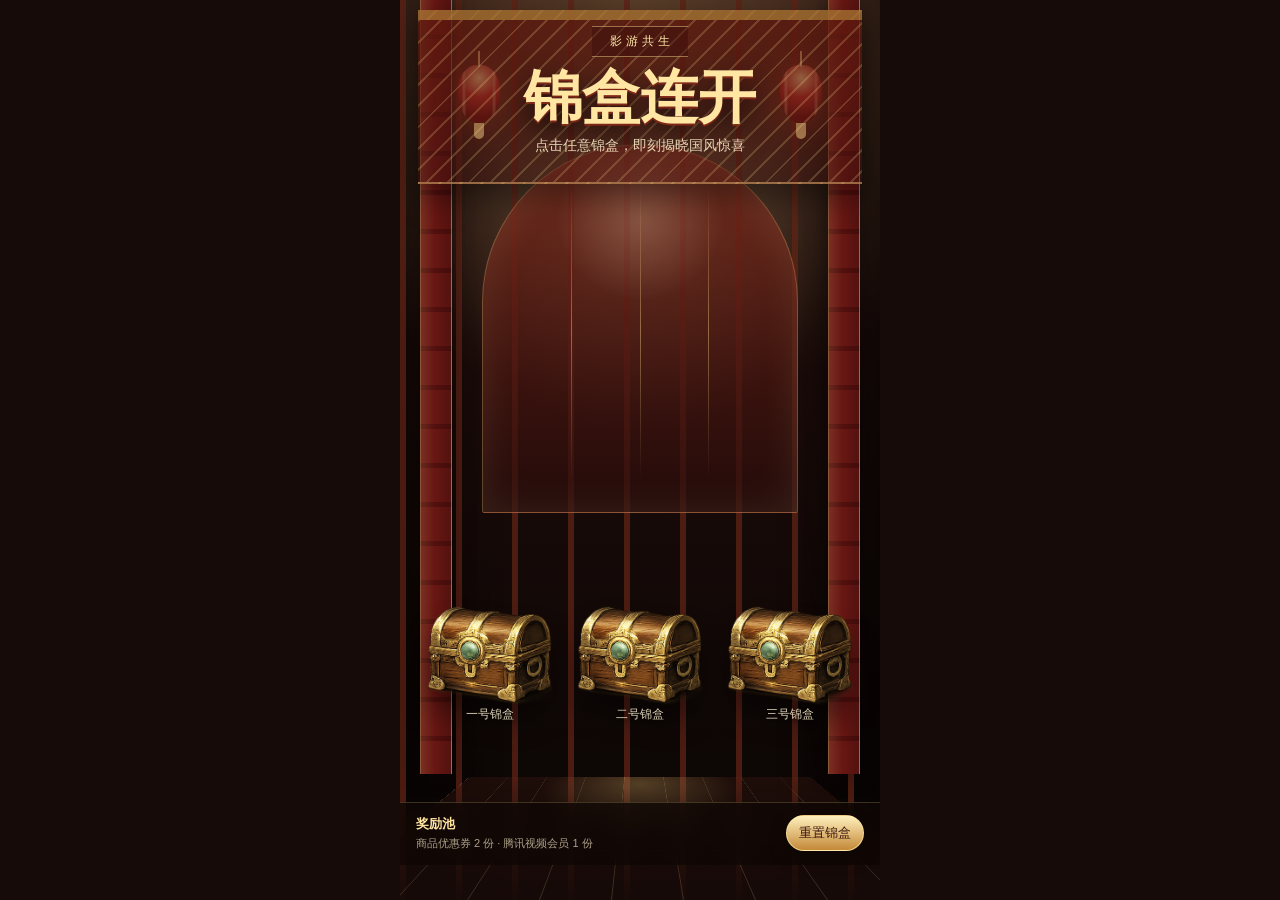
<file: snapshots/3锦盒连开/index.html>
<!doctype html>
<html lang="zh-CN">
  <head>
    <meta charset="UTF-8" />
    <meta name="viewport" content="width=device-width, initial-scale=1, viewport-fit=cover" />
    <meta name="theme-color" content="#190e0b" />
    <title>影游共生 · 锦盒连开</title>
    <link rel="stylesheet" href="./styles.css" />
  </head>
  <body>
    <main class="game-shell" aria-label="影游共生锦盒连开">
      <div class="palace" aria-hidden="true">
        <div class="lantern lantern-left"></div>
        <div class="lantern lantern-right"></div>
        <div class="beam beam-left"></div>
        <div class="beam beam-right"></div>
        <div class="screen">
          <span></span>
          <span></span>
          <span></span>
        </div>
        <div class="floor"></div>
      </div>

      <section class="stage">
        <p class="eyebrow">影游共生</p>
        <h1>锦盒连开</h1>
        <p class="subtitle">点击任意锦盒，即刻揭晓国风惊喜</p>

        <div class="boxes" id="boxes" aria-live="polite"></div>
      </section>

      <section class="reward-ledger" aria-label="奖励池">
        <div>
          <strong>奖励池</strong>
          <span>商品优惠券 2 份 · 腾讯视频会员 1 份</span>
        </div>
        <button type="button" id="resetBtn">重置锦盒</button>
      </section>
    </main>

    <div class="modal" id="rewardModal" aria-hidden="true">
      <div class="modal-scrim" data-close></div>
      <article class="modal-card" role="dialog" aria-modal="true" aria-labelledby="rewardTitle">
        <button class="modal-close" type="button" aria-label="关闭" data-close>×</button>
        <div class="brand-strip" id="modalBrand"></div>
        <div class="reward-seal" id="rewardSeal"></div>
        <p class="modal-kicker" id="rewardTier"></p>
        <h2 id="rewardTitle"></h2>
        <p id="rewardDesc"></p>
        <button class="claim-btn" type="button" data-close>收入锦囊</button>
        <button class="use-btn" id="useRewardBtn" type="button" hidden>立即使用</button>
      </article>
    </div>
    <div class="role-score-toast" id="roleScoreToast" aria-live="polite"></div>

    <script src="./app.js"></script>
    <script>
      (function () {
        const bgm = new Audio("../../demosource2-assets/bgm.mp3");
        bgm.loop = true;
        bgm.volume = 0;
        let started = false;
        let frame = null;

        function fadeIn() {
          if (frame) cancelAnimationFrame(frame);
          const targetVolume = 0.36;
          const duration = 1800;
          const start = performance.now();

          function step(now) {
            const progress = Math.min(1, (now - start) / duration);
            bgm.volume = targetVolume * progress;
            if (progress < 1) frame = requestAnimationFrame(step);
          }

          frame = requestAnimationFrame(step);
        }

        function startBgm() {
          if (started) return;
          started = true;
          bgm.play().then(fadeIn).catch(() => {
            started = false;
          });
        }

        window.stopInteractiveBgm = function () {
          if (frame) cancelAnimationFrame(frame);
          bgm.pause();
          bgm.currentTime = 0;
        };

        window.addEventListener("load", startBgm);
        document.addEventListener("pointerdown", startBgm, { once: true });
        document.addEventListener("keydown", startBgm, { once: true });
      })();
    </script>
  </body>
</html>
</file>
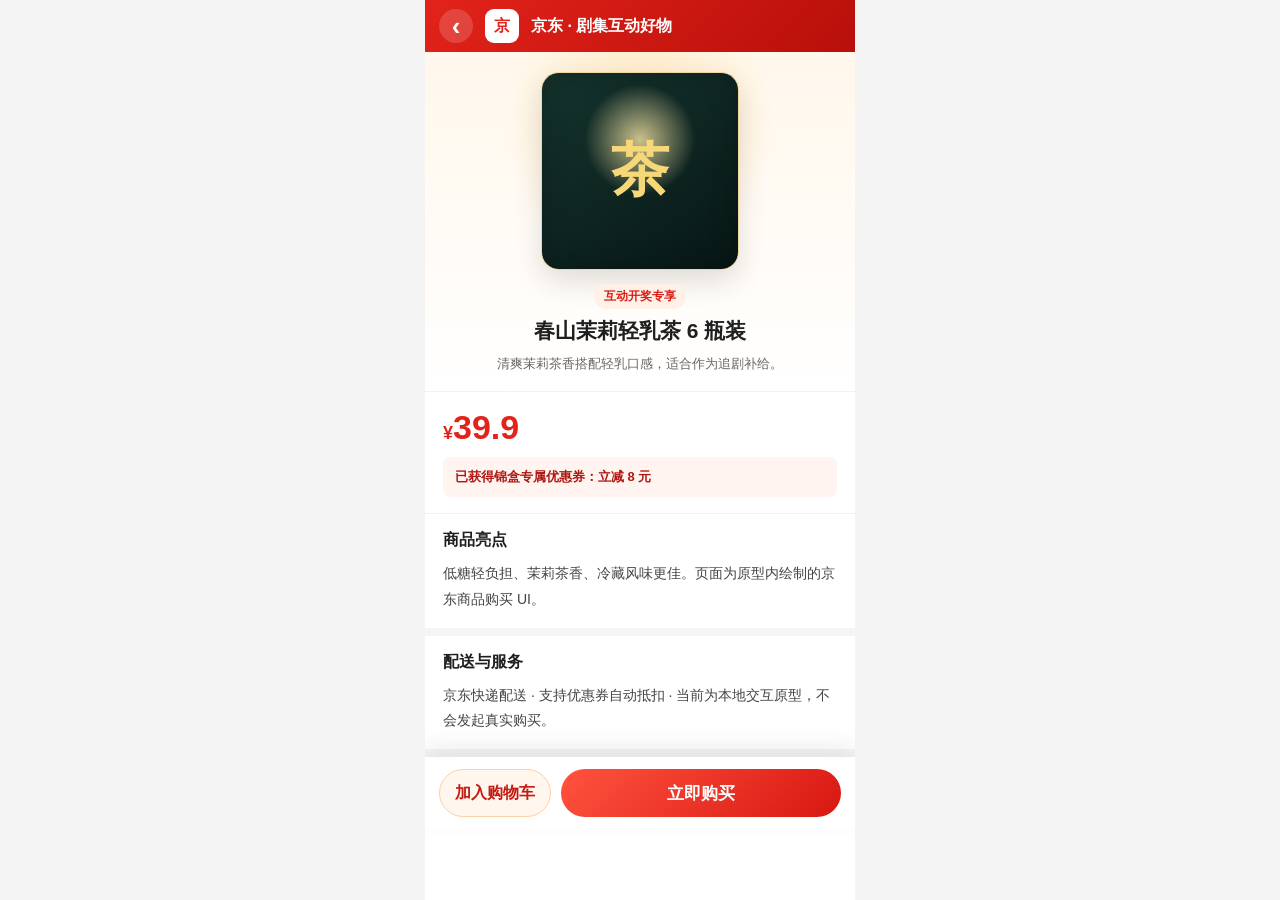
<file: jd_product.html>
<!doctype html>
<html lang="zh-CN">
  <head>
    <meta charset="UTF-8" />
    <meta name="viewport" content="width=device-width, initial-scale=1, viewport-fit=cover" />
    <title>京东商品购买页</title>
    <style>
      * {
        box-sizing: border-box;
      }

      body {
        min-height: 100svh;
        margin: 0;
        display: flex;
        justify-content: center;
        background: #f4f4f4;
        color: #1f1f1f;
        font-family: "PingFang SC", "Microsoft YaHei", sans-serif;
      }

      button {
        font: inherit;
      }

      .phone {
        position: relative;
        width: min(100%, 430px);
        min-height: 100svh;
        overflow: hidden;
        background: #fff;
      }

      .topbar {
        height: 52px;
        display: flex;
        align-items: center;
        gap: 12px;
        padding: max(6px, env(safe-area-inset-top)) 14px 6px;
        color: #fff;
        background: linear-gradient(135deg, #e2231a, #b80f0a);
        font-weight: 800;
      }

      .back-btn {
        width: 34px;
        height: 34px;
        border: 0;
        border-radius: 50%;
        color: #fff;
        background: rgba(255, 255, 255, 0.16);
        font-size: 26px;
        line-height: 1;
      }

      .logo {
        width: 34px;
        height: 34px;
        border-radius: 9px;
        display: grid;
        place-items: center;
        background: #fff;
        color: #e2231a;
        font-weight: 900;
      }

      .hero {
        padding: 20px 18px 16px;
        text-align: center;
        background:
          radial-gradient(circle at 50% 22%, rgba(255, 226, 174, 0.88), transparent 40%),
          linear-gradient(180deg, #fff7eb, #fff);
      }

      .product-image {
        width: 198px;
        height: 198px;
        margin: 0 auto 14px;
        border-radius: 18px;
        border: 1px solid #f0d6a0;
        display: grid;
        place-items: center;
        color: #f7d878;
        background:
          radial-gradient(circle at 50% 34%, rgba(255, 235, 170, 0.78), transparent 34%),
          linear-gradient(145deg, #15342e, #071715);
        box-shadow: inset 0 0 28px rgba(0, 0, 0, 0.24), 0 12px 28px rgba(0, 0, 0, 0.12);
        font-family: "STKaiti", "KaiTi", serif;
        font-size: 58px;
        font-weight: 900;
      }

      .badge {
        display: inline-block;
        margin-bottom: 8px;
        padding: 4px 10px;
        border-radius: 999px;
        color: #d71f16;
        background: #fff1e8;
        font-size: 12px;
        font-weight: 800;
      }

      h1 {
        margin: 0 0 8px;
        font-size: 21px;
        line-height: 1.35;
      }

      .desc {
        margin: 0 auto;
        max-width: 310px;
        color: #666;
        font-size: 13px;
        line-height: 1.7;
      }

      .price-box {
        padding: 16px 18px;
        border-top: 1px solid #f2f2f2;
        border-bottom: 1px solid #f2f2f2;
      }

      .price {
        color: #e2231a;
        font-size: 34px;
        font-weight: 900;
      }

      .price small {
        font-size: 18px;
      }

      .coupon {
        margin-top: 10px;
        padding: 11px 12px;
        border-radius: 8px;
        color: #b01813;
        background: #fff4ef;
        font-size: 13px;
        font-weight: 800;
      }

      .section {
        padding: 16px 18px;
        border-bottom: 8px solid #f5f5f5;
      }

      .section h2 {
        margin: 0 0 10px;
        font-size: 16px;
      }

      .section p {
        margin: 0;
        color: #444;
        font-size: 14px;
        line-height: 1.8;
      }

      .buy-bar {
        position: sticky;
        bottom: 0;
        display: flex;
        gap: 10px;
        padding: 12px 14px max(12px, env(safe-area-inset-bottom));
        background: rgba(255, 255, 255, 0.96);
        box-shadow: 0 -10px 24px rgba(0, 0, 0, 0.08);
      }

      .cart-btn,
      .buy-btn {
        min-height: 48px;
        border-radius: 999px;
        font-weight: 900;
      }

      .cart-btn {
        width: 112px;
        border: 1px solid #ffd0a6;
        color: #c51a12;
        background: #fff6ed;
      }

      .buy-btn {
        flex: 1;
        border: 0;
        color: #fff;
        background: linear-gradient(135deg, #ff533f, #d81711);
        font-size: 17px;
      }
    </style>
  </head>
  <body>
    <main class="phone">
      <header class="topbar">
        <button class="back-btn" type="button" aria-label="返回">‹</button>
        <div class="logo">京</div>
        <div>京东 · 剧集互动好物</div>
      </header>

      <section class="hero">
        <div class="product-image" id="productImage">茶</div>
        <span class="badge">互动开奖专享</span>
        <h1 id="productTitle">春山茉莉轻乳茶 6 瓶装</h1>
        <p class="desc" id="productDesc">清爽茉莉茶香搭配轻乳口感，适合作为追剧补给。</p>
      </section>

      <section class="price-box">
        <div class="price"><small>¥</small><span id="productPrice">39.9</span></div>
        <div class="coupon" id="productCoupon">已获得锦盒专属优惠券：立减 8 元</div>
      </section>

      <section class="section">
        <h2>商品亮点</h2>
        <p id="productHighlights">低糖轻负担、茉莉茶香、冷藏风味更佳。页面为原型内绘制的京东商品购买 UI。</p>
      </section>

      <section class="section">
        <h2>配送与服务</h2>
        <p>京东快递配送 · 支持优惠券自动抵扣 · 当前为本地交互原型，不会发起真实购买。</p>
      </section>

      <div class="buy-bar">
        <button class="cart-btn" type="button">加入购物车</button>
        <button class="buy-btn" type="button">立即购买</button>
      </div>
    </main>

    <script>
      const products = {
        tea: {
          mark: "茶",
          title: "春山茉莉轻乳茶 6 瓶装",
          desc: "清爽茉莉茶香搭配轻乳口感，适合作为追剧补给。",
          price: "39.9",
          coupon: "已获得锦盒专属优惠券：立减 8 元",
          highlights: "低糖轻负担、茉莉茶香、冷藏风味更佳。页面为原型内绘制的京东商品购买 UI。",
        },
        badge: {
          mark: "徽",
          title: "《影游共生》联名徽章立牌套装",
          desc: "剧集限定视觉周边，含角色徽章、桌面立牌与收藏卡。",
          price: "69.0",
          coupon: "已获得锦盒专属优惠券：立减 15 元",
          highlights: "金属徽章质感、亚克力立牌、限定收藏卡。适合粉丝收藏与桌搭展示。",
        },
      };

      const item = new URLSearchParams(window.location.search).get("item");
      const product = products[item] || products.tea;

      document.querySelector("#productImage").textContent = product.mark;
      document.querySelector("#productTitle").textContent = product.title;
      document.querySelector("#productDesc").textContent = product.desc;
      document.querySelector("#productPrice").textContent = product.price;
      document.querySelector("#productCoupon").textContent = product.coupon;
      document.querySelector("#productHighlights").textContent = product.highlights;

      document.querySelector(".back-btn").addEventListener("click", () => {
        window.location.href = "./index.html";
      });
    </script>
  </body>
</html>
</file>
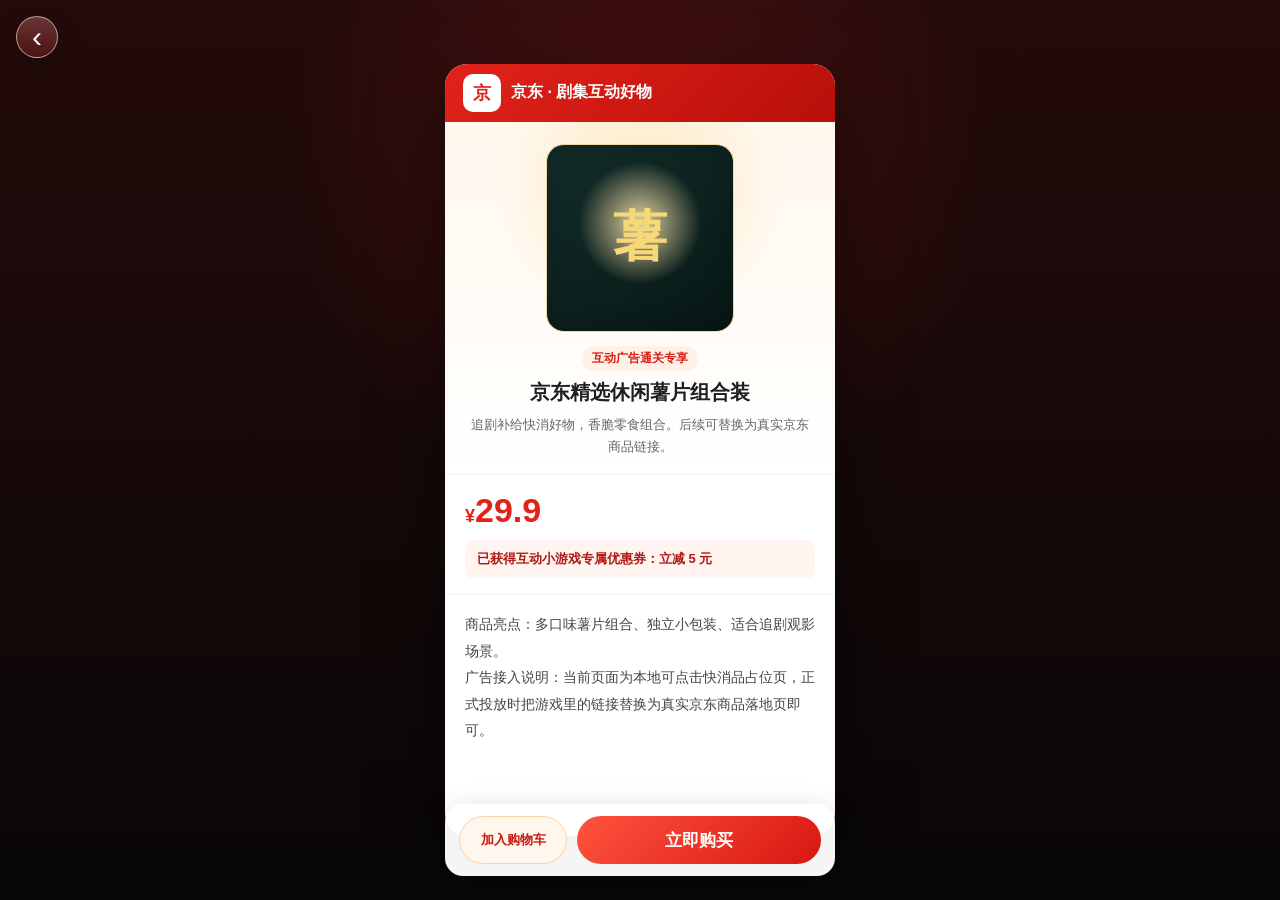
<file: 1马车游戏/jd_product.html>
<!DOCTYPE html>
<html lang="zh-CN">
<head>
    <meta charset="UTF-8">
    <meta name="viewport" content="width=device-width, initial-scale=1.0">
    <title>京东商品购买页</title>
    <style>
        * {
            box-sizing: border-box;
            margin: 0;
            padding: 0;
        }

        body {
            min-height: 100vh;
            display: flex;
            align-items: center;
            justify-content: center;
            padding: 24px;
            background:
                radial-gradient(circle at 50% 18%, rgba(202, 35, 35, 0.24), transparent 36%),
                linear-gradient(180deg, #250b0b 0%, #090707 100%);
            font-family: "PingFang SC", "Microsoft YaHei", sans-serif;
            color: #fff;
        }

        .phone {
            width: min(390px, 100%);
            min-height: 640px;
            border-radius: 22px;
            overflow: hidden;
            background: #fff;
            color: #1f1f1f;
            box-shadow: 0 24px 70px rgba(0, 0, 0, 0.5);
        }

        .backBtn {
            position: fixed;
            top: 16px;
            left: 16px;
            z-index: 30;
            width: 42px;
            height: 42px;
            border: 1px solid rgba(255, 255, 255, 0.56);
            border-radius: 50%;
            background:
                linear-gradient(180deg, rgba(255, 255, 255, 0.18), rgba(255, 255, 255, 0.04)),
                rgba(80, 10, 8, 0.78);
            color: #fff;
            font-size: 30px;
            line-height: 36px;
            font-weight: 300;
            cursor: pointer;
            box-shadow: 0 10px 24px rgba(0, 0, 0, 0.26);
            backdrop-filter: blur(8px);
        }

        .topbar {
            height: 58px;
            display: flex;
            align-items: center;
            gap: 10px;
            padding: 0 18px;
            background: linear-gradient(135deg, #e2231a, #b80f0a);
            color: #fff;
            font-weight: 800;
        }

        .logo {
            width: 38px;
            height: 38px;
            border-radius: 10px;
            display: grid;
            place-items: center;
            background: #fff;
            color: #e2231a;
            font-size: 18px;
            font-weight: 900;
        }

        .productHero {
            padding: 22px 20px 16px;
            background:
                radial-gradient(circle at 50% 20%, rgba(255, 231, 190, 0.95), transparent 42%),
                linear-gradient(180deg, #fff8ed, #fff);
            text-align: center;
        }

        .productImage {
            width: 188px;
            height: 188px;
            margin: 0 auto 14px;
            border-radius: 18px;
            border: 1px solid #f0d6a0;
            background:
                radial-gradient(circle at 50% 42%, rgba(255, 233, 176, 0.88), transparent 43%),
                linear-gradient(145deg, #132e2a, #071715);
            display: grid;
            place-items: center;
            color: #f7d878;
            font-family: "STKaiti", "KaiTi", serif;
            font-size: 54px;
            font-weight: 900;
            box-shadow: inset 0 0 28px rgba(0, 0, 0, 0.22);
        }

        .badge {
            display: inline-block;
            margin-bottom: 8px;
            padding: 4px 10px;
            border-radius: 999px;
            background: #fff1e8;
            color: #d71f16;
            font-size: 12px;
            font-weight: 800;
        }

        h1 {
            font-size: 20px;
            line-height: 1.35;
            margin-bottom: 8px;
        }

        .desc {
            color: #666;
            font-size: 13px;
            line-height: 1.7;
        }

        .priceBox {
            padding: 16px 20px;
            border-top: 1px solid #f2f2f2;
            border-bottom: 1px solid #f2f2f2;
            background: #fff;
        }

        .price {
            color: #e2231a;
            font-size: 34px;
            font-weight: 900;
        }

        .price small {
            font-size: 18px;
        }

        .coupon {
            margin-top: 10px;
            padding: 10px 12px;
            border-radius: 8px;
            background: #fff4ef;
            color: #b01813;
            font-size: 13px;
            font-weight: 700;
        }

        .details {
            padding: 16px 20px 92px;
            color: #444;
            font-size: 14px;
            line-height: 1.9;
        }

        .buyBar {
            position: fixed;
            left: 50%;
            bottom: 24px;
            width: min(390px, calc(100% - 48px));
            transform: translateX(-50%);
            padding: 12px 14px;
            background: rgba(255, 255, 255, 0.96);
            border-radius: 18px;
            box-shadow: 0 12px 34px rgba(0, 0, 0, 0.22);
            display: flex;
            gap: 10px;
        }

        .buyBtn {
            flex: 1;
            min-height: 48px;
            border: 0;
            border-radius: 999px;
            background: linear-gradient(135deg, #ff533f, #d81711);
            color: #fff;
            font-size: 17px;
            font-weight: 900;
            cursor: pointer;
        }

        .cartBtn {
            width: 108px;
            min-height: 48px;
            border: 1px solid #ffd0a6;
            border-radius: 999px;
            background: #fff6ed;
            color: #c51a12;
            font-weight: 900;
        }
    </style>
</head>
<body>
    <button class="backBtn" type="button" onclick="goBackToGame()" aria-label="返回">‹</button>
    <main class="phone">
        <div class="topbar">
            <div class="logo">京</div>
            <div>京东 · 剧集互动好物</div>
        </div>
        <section class="productHero">
            <div class="productImage">薯</div>
            <span class="badge">互动广告通关专享</span>
            <h1>京东精选休闲薯片组合装</h1>
            <p class="desc">追剧补给快消好物，香脆零食组合。后续可替换为真实京东商品链接。</p>
        </section>
        <section class="priceBox">
            <div class="price"><small>¥</small>29.9</div>
            <div class="coupon">已获得互动小游戏专属优惠券：立减 5 元</div>
        </section>
        <section class="details">
            <p>商品亮点：多口味薯片组合、独立小包装、适合追剧观影场景。</p>
            <p>广告接入说明：当前页面为本地可点击快消品占位页，正式投放时把游戏里的链接替换为真实京东商品落地页即可。</p>
        </section>
    </main>
    <div class="buyBar">
        <button class="cartBtn">加入购物车</button>
        <button class="buyBtn">立即购买</button>
    </div>
    <script>
        function goBackToGame() {
            if (window.history.length > 1) {
                window.history.back();
                return;
            }
            window.location.href = 'escort_game.html';
        }
    </script>
</body>
</html>
</file>
<file: snapshots/3锦盒连开/styles.css>
:root {
  --ink: #20100c;
  --lacquer: #7d1813;
  --lacquer-dark: #4f0d0b;
  --gold: #f7d98a;
  --old-gold: #af7a34;
  --jade: #4a8173;
  --paper: #fff1cf;
  --shadow: rgba(14, 6, 4, 0.55);
  font-family: "Songti SC", "STSong", "Noto Serif SC", "Microsoft YaHei", serif;
}

* {
  box-sizing: border-box;
}

html,
body {
  min-height: 100%;
}

body {
  margin: 0;
  color: var(--paper);
  background: #170b09;
  overflow-x: hidden;
}

button {
  font: inherit;
}

.game-shell {
  position: relative;
  min-height: 100svh;
  width: 100%;
  max-width: 480px;
  margin: 0 auto;
  isolation: isolate;
  overflow: hidden;
  background:
    radial-gradient(circle at 50% 26%, rgba(255, 227, 160, 0.22), transparent 28%),
    linear-gradient(180deg, #2a1110 0%, #160a08 58%, #080504 100%);
}

.palace,
.stage,
.reward-ledger {
  position: relative;
  z-index: 1;
}

.palace {
  position: absolute;
  inset: 0;
  z-index: 0;
  pointer-events: none;
}

.palace::before {
  content: "";
  position: absolute;
  inset: 0;
  background:
    linear-gradient(90deg, rgba(98, 36, 22, 0.8) 0 6px, transparent 6px 14px) 0 0 / 56px 100%,
    radial-gradient(circle at 50% 0, rgba(255, 218, 126, 0.24), transparent 44%),
    linear-gradient(90deg, rgba(0, 0, 0, 0.42), transparent 22%, transparent 78%, rgba(0, 0, 0, 0.46));
  opacity: 0.92;
}

.palace::after {
  content: "";
  position: absolute;
  inset: 10px 18px auto;
  height: 18svh;
  border-top: 10px solid rgba(175, 122, 52, 0.72);
  border-bottom: 2px solid rgba(247, 217, 138, 0.42);
  background:
    repeating-linear-gradient(135deg, rgba(247, 217, 138, 0.2) 0 2px, transparent 2px 15px),
    linear-gradient(180deg, rgba(93, 24, 14, 0.78), rgba(61, 15, 13, 0.4));
  box-shadow: 0 12px 30px rgba(0, 0, 0, 0.42);
}

.beam {
  position: absolute;
  top: 0;
  bottom: 14svh;
  width: 32px;
  background:
    linear-gradient(90deg, rgba(255, 221, 142, 0.12), transparent 45%, rgba(0, 0, 0, 0.2)),
    repeating-linear-gradient(180deg, #681713 0 34px, #53100e 34px 39px);
  border-inline: 1px solid rgba(247, 217, 138, 0.35);
  box-shadow: 0 0 22px rgba(0, 0, 0, 0.38);
}

.beam-left {
  left: 20px;
}

.beam-right {
  right: 20px;
}

.screen {
  position: absolute;
  left: 17%;
  right: 17%;
  top: 16svh;
  height: 41svh;
  border: 1px solid rgba(247, 217, 138, 0.28);
  border-radius: 999px 999px 16px 16px;
  background:
    radial-gradient(circle at 50% 20%, rgba(255, 241, 207, 0.2), transparent 25%),
    linear-gradient(180deg, rgba(126, 38, 25, 0.72), rgba(40, 12, 11, 0.7));
  box-shadow: inset 0 0 40px rgba(255, 224, 157, 0.12);
}

.screen span {
  position: absolute;
  width: 1px;
  top: 10%;
  bottom: 9%;
  background: linear-gradient(transparent, rgba(247, 217, 138, 0.42), transparent);
}

.screen span:nth-child(1) {
  left: 28%;
}

.screen span:nth-child(2) {
  left: 50%;
}

.screen span:nth-child(3) {
  right: 28%;
}

.lantern {
  position: absolute;
  top: 7.2svh;
  width: 42px;
  height: 58px;
  border-radius: 46% 46% 52% 52%;
  background:
    linear-gradient(90deg, transparent 8%, rgba(255, 236, 176, 0.4) 14%, transparent 20% 80%, rgba(255, 236, 176, 0.36) 86%, transparent 92%),
    radial-gradient(circle at 50% 22%, #ffe09a, #bd3328 38%, #671411 78%);
  box-shadow: 0 0 34px rgba(244, 82, 44, 0.45);
}

.lantern::before,
.lantern::after {
  content: "";
  position: absolute;
  left: 50%;
  transform: translateX(-50%);
  background: var(--gold);
}

.lantern::before {
  top: -14px;
  width: 2px;
  height: 16px;
}

.lantern::after {
  bottom: -16px;
  width: 10px;
  height: 16px;
  border-radius: 0 0 999px 999px;
}

.lantern-left {
  left: 58px;
}

.lantern-right {
  right: 58px;
}

.floor {
  position: absolute;
  inset: auto -16% 0;
  height: 34svh;
  background:
    radial-gradient(ellipse at 50% 10%, rgba(255, 218, 126, 0.24), transparent 38%),
    repeating-linear-gradient(90deg, rgba(255, 231, 159, 0.16) 0 1px, transparent 1px 72px),
    linear-gradient(180deg, rgba(99, 39, 24, 0.2), rgba(22, 9, 7, 0.96));
  transform: perspective(240px) rotateX(42deg);
  transform-origin: bottom;
}

.stage {
  min-height: calc(100svh - 98px);
  display: flex;
  flex-direction: column;
  align-items: center;
  padding: max(26px, env(safe-area-inset-top)) 18px 16px;
}

.eyebrow {
  margin: 0;
  padding: 6px 14px;
  color: #ffe8a8;
  font-size: 12px;
  letter-spacing: 4px;
  text-indent: 4px;
  border-block: 1px solid rgba(247, 217, 138, 0.48);
  background: rgba(57, 15, 12, 0.46);
}

h1 {
  margin: 12px 0 0;
  font-size: clamp(38px, 12vw, 58px);
  line-height: 1;
  letter-spacing: 0;
  color: #ffe6a3;
  text-shadow: 0 2px 0 #7e2717, 0 12px 28px rgba(0, 0, 0, 0.72);
}

.subtitle {
  margin: 10px 0 0;
  font-size: 14px;
  color: rgba(255, 241, 207, 0.86);
}

.boxes {
  width: 100%;
  margin-top: auto;
  margin-bottom: 4svh;
  display: grid;
  grid-template-columns: repeat(3, minmax(0, 1fr));
  gap: 10px;
  align-items: end;
  padding: 0 2px;
}

.box-button {
  appearance: none;
  position: relative;
  min-width: 0;
  min-height: 182px;
  padding: 0;
  border: 0;
  color: inherit;
  background: transparent;
  cursor: pointer;
  -webkit-tap-highlight-color: transparent;
  transform: translateY(0);
  transition: transform 180ms ease, filter 180ms ease;
}

.box-button:active {
  transform: translateY(3px) scale(0.98);
}

.box-button.opened {
  cursor: default;
  filter: saturate(0.84);
}

.box-button.locked {
  cursor: default;
  filter: grayscale(0.42) brightness(0.68);
  opacity: 0.58;
  pointer-events: none;
}

.box-art {
  position: absolute;
  left: 50%;
  bottom: 18px;
  width: min(128px, 31vw);
  aspect-ratio: 294 / 229;
  filter: drop-shadow(0 20px 14px rgba(0, 0, 0, 0.42));
  transform: translateX(-50%) translateY(0) scale(1);
  transform-origin: 50% 82%;
  transition: transform 220ms cubic-bezier(0.18, 0.85, 0.19, 1.16), filter 220ms ease;
}

.chest-skin {
  position: absolute;
  inset: 0;
  background: url("./assets/chest_open_full.png") center bottom / contain no-repeat;
  transition: opacity 180ms ease, transform 520ms cubic-bezier(0.18, 0.85, 0.19, 1.16);
}

.box-button.opened .box-art {
  width: min(132px, 32vw);
  aspect-ratio: 305 / 289;
}

.box-button.opened .chest-skin {
  background-image: url("./assets/chest_open_half.png");
  transform: translateY(-9px);
}

@media (hover: hover) and (pointer: fine) {
  .box-button:not(.opened):not(.locked):hover {
    z-index: 2;
  }

  .box-button:not(.opened):not(.locked):hover .box-art {
    filter: drop-shadow(0 26px 18px rgba(0, 0, 0, 0.5));
    transform: translateX(-50%) translateY(-8px) scale(1.08);
  }
}

.box-button:not(.opened):not(.locked):focus-visible {
  outline: 2px solid rgba(255, 231, 159, 0.9);
  outline-offset: 4px;
  border-radius: 12px;
  z-index: 2;
}

.box-button:not(.opened):not(.locked):focus-visible .box-art {
  filter: drop-shadow(0 26px 18px rgba(0, 0, 0, 0.5));
  transform: translateX(-50%) translateY(-8px) scale(1.08);
}

.prize-glow {
  position: absolute;
  left: 50%;
  bottom: 56%;
  width: 70px;
  height: 70px;
  border-radius: 999px;
  background: radial-gradient(circle, rgba(255, 234, 154, 0.9), rgba(255, 128, 70, 0.28) 44%, transparent 68%);
  opacity: 0;
  transform: translate(-50%, 18px) scale(0.72);
  transition: opacity 360ms ease, transform 520ms cubic-bezier(0.18, 0.85, 0.19, 1.16);
}

.box-button.opened .prize-glow {
  opacity: 1;
  transform: translate(-50%, -18px) scale(1);
}

.box-caption {
  position: absolute;
  left: 6px;
  right: 6px;
  bottom: -3px;
  min-height: 24px;
  display: grid;
  place-items: center;
  color: rgba(255, 242, 211, 0.88);
  font-size: 12px;
  text-shadow: 0 1px 6px #000;
}

.reward-ledger {
  display: flex;
  align-items: center;
  justify-content: space-between;
  gap: 12px;
  padding: 12px 16px max(14px, env(safe-area-inset-bottom));
  border-top: 1px solid rgba(247, 217, 138, 0.2);
  background: rgba(15, 7, 5, 0.72);
  backdrop-filter: blur(12px);
}

.reward-ledger div {
  min-width: 0;
}

.reward-ledger strong,
.reward-ledger span {
  display: block;
}

.reward-ledger strong {
  color: #ffe4a2;
  font-size: 13px;
}

.reward-ledger span {
  margin-top: 3px;
  max-width: 230px;
  overflow: hidden;
  color: rgba(255, 241, 207, 0.66);
  font: 11px/1.35 "Microsoft YaHei", sans-serif;
  text-overflow: ellipsis;
  white-space: nowrap;
}

#resetBtn,
.claim-btn,
.use-btn {
  border: 1px solid rgba(255, 231, 159, 0.72);
  color: #3a170e;
  background: linear-gradient(180deg, #fff0bd, #c48938);
  box-shadow: 0 8px 18px rgba(0, 0, 0, 0.28);
}

#resetBtn {
  flex: 0 0 auto;
  min-height: 36px;
  padding: 0 12px;
  border-radius: 999px;
  font-size: 13px;
}

.modal {
  position: fixed;
  inset: 0;
  z-index: 10;
  display: grid;
  place-items: center;
  padding: 20px;
  opacity: 0;
  pointer-events: none;
  transition: opacity 240ms ease;
}

.modal.show {
  opacity: 1;
  pointer-events: auto;
}

.role-score-toast {
  position: fixed;
  top: 18px;
  right: 18px;
  z-index: 20;
  display: none;
  min-width: 188px;
  padding: 10px 12px;
  border: 1px solid rgba(247, 217, 138, 0.58);
  border-radius: 8px;
  color: #ffe7a3;
  background: rgba(32, 12, 8, 0.92);
  box-shadow: 0 10px 26px rgba(0, 0, 0, 0.4), inset 0 0 16px rgba(255, 216, 117, 0.08);
  font: 13px/1.5 "Microsoft YaHei", sans-serif;
  text-align: left;
}

.role-score-toast.visible {
  display: block;
}

.role-score-toast strong {
  color: #ffd875;
}

.modal-scrim {
  position: absolute;
  inset: 0;
  background: rgba(7, 3, 2, 0.72);
  backdrop-filter: blur(8px);
}

.modal-card {
  position: relative;
  width: min(100%, 352px);
  min-height: 432px;
  padding: 24px 22px 22px;
  text-align: center;
  color: #38160d;
  border: 2px solid rgba(255, 231, 159, 0.78);
  border-radius: 8px;
  background:
    radial-gradient(circle at 50% 0, rgba(255, 255, 255, 0.72), transparent 31%),
    repeating-linear-gradient(135deg, rgba(158, 54, 31, 0.06) 0 2px, transparent 2px 15px),
    linear-gradient(180deg, #fff2ce, #e1b66a 72%, #bd7c35);
  box-shadow: 0 28px 80px rgba(0, 0, 0, 0.58);
  transform: translateY(18px) scale(0.94);
  transition: transform 280ms cubic-bezier(0.18, 0.85, 0.19, 1.16);
}

.modal.show .modal-card {
  transform: translateY(0) scale(1);
}

.modal-card::before {
  content: "";
  position: absolute;
  inset: 10px;
  border: 1px solid rgba(98, 31, 17, 0.22);
  border-radius: 5px;
  pointer-events: none;
}

.modal-close {
  position: absolute;
  top: 8px;
  right: 9px;
  z-index: 2;
  width: 32px;
  height: 32px;
  border: 0;
  border-radius: 999px;
  color: #5f1a11;
  background: rgba(255, 247, 221, 0.52);
  font-size: 22px;
  line-height: 1;
}

.brand-strip {
  position: relative;
  z-index: 1;
  display: inline-flex;
  align-items: center;
  justify-content: center;
  gap: 9px;
  min-height: 54px;
  min-width: 194px;
  padding: 8px 16px;
  border-radius: 999px;
  color: #fff5d6;
  background: linear-gradient(90deg, #58100d, #9a271a, #58100d);
  border: 1px solid rgba(255, 224, 150, 0.66);
}

.brand-icon {
  display: grid;
  place-items: center;
  width: 34px;
  height: 34px;
  border-radius: 999px;
  color: #421307;
  background: #ffe59e;
  font: 700 16px/1 "Microsoft YaHei", sans-serif;
}

.brand-copy {
  text-align: left;
  font-family: "Microsoft YaHei", sans-serif;
  font-size: 12px;
  line-height: 1.2;
}

.brand-copy strong {
  display: block;
  font-size: 14px;
}

.reward-seal {
  position: relative;
  z-index: 1;
  width: 112px;
  height: 112px;
  margin: 28px auto 14px;
  display: grid;
  place-items: center;
  border-radius: 999px;
  color: #fff4cd;
  background:
    radial-gradient(circle at 50% 35%, rgba(255, 232, 157, 0.58), transparent 30%),
    conic-gradient(from 0deg, #7f1a12, #cf4c2e, #8d2015, #dca84d, #7f1a12);
  border: 4px solid #ffe39a;
  box-shadow: 0 12px 34px rgba(95, 20, 12, 0.32);
  font-size: 44px;
}

.modal-kicker {
  position: relative;
  z-index: 1;
  margin: 0;
  color: #8a2b18;
  font: 700 13px/1.4 "Microsoft YaHei", sans-serif;
}

.modal h2 {
  position: relative;
  z-index: 1;
  margin: 8px 0 8px;
  color: #3a1309;
  font-size: 27px;
  line-height: 1.12;
}

.modal p {
  position: relative;
  z-index: 1;
}

#rewardDesc {
  margin: 0 auto;
  max-width: 260px;
  color: rgba(54, 20, 10, 0.78);
  font: 14px/1.55 "Microsoft YaHei", sans-serif;
}

.claim-btn,
.use-btn {
  position: relative;
  z-index: 1;
  width: 100%;
  min-height: 46px;
  border-radius: 999px;
  font-weight: 700;
  font-size: 16px;
}

.claim-btn {
  margin-top: 22px;
}

.use-btn {
  margin-top: 10px;
  color: #fff4cd;
  background: linear-gradient(180deg, #b73324, #6f160f);
  border-color: rgba(255, 231, 159, 0.82);
}

.use-btn[hidden] {
  display: none;
}

.spark {
  position: absolute;
  width: 6px;
  height: 6px;
  border-radius: 999px;
  background: #ffeaa9;
  box-shadow: 0 0 12px #ffd066;
  animation: spark 680ms ease-out forwards;
}

@keyframes spark {
  from {
    opacity: 1;
    transform: translate(0, 0) scale(1);
  }
  to {
    opacity: 0;
    transform: translate(var(--x), var(--y)) scale(0.2);
  }
}

@media (max-width: 360px) {
  .boxes {
    gap: 6px;
  }

  .box-button {
    min-height: 168px;
  }

  .box-art {
    width: min(112px, 31vw);
  }

  .reward-ledger span {
    max-width: 190px;
  }
}

@media (min-height: 760px) {
  .boxes {
    margin-bottom: 7svh;
  }
}
</file>
